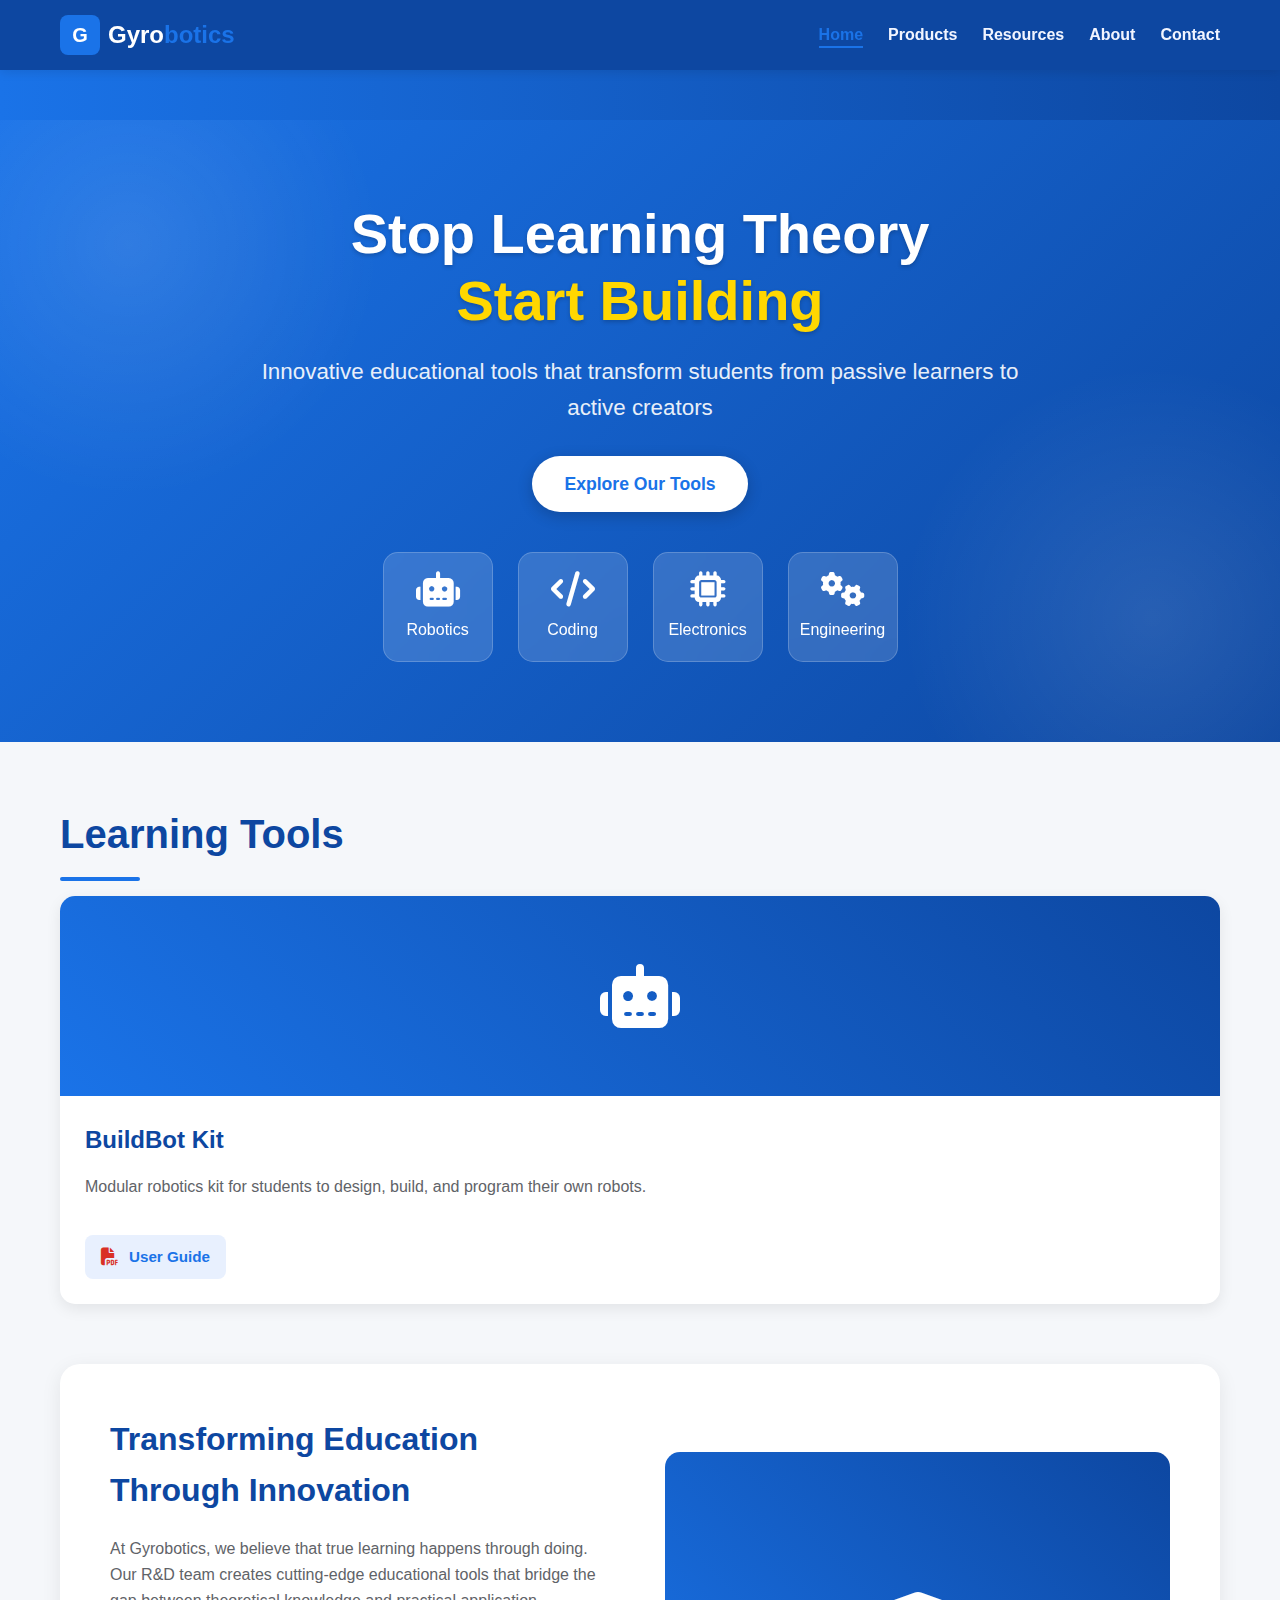
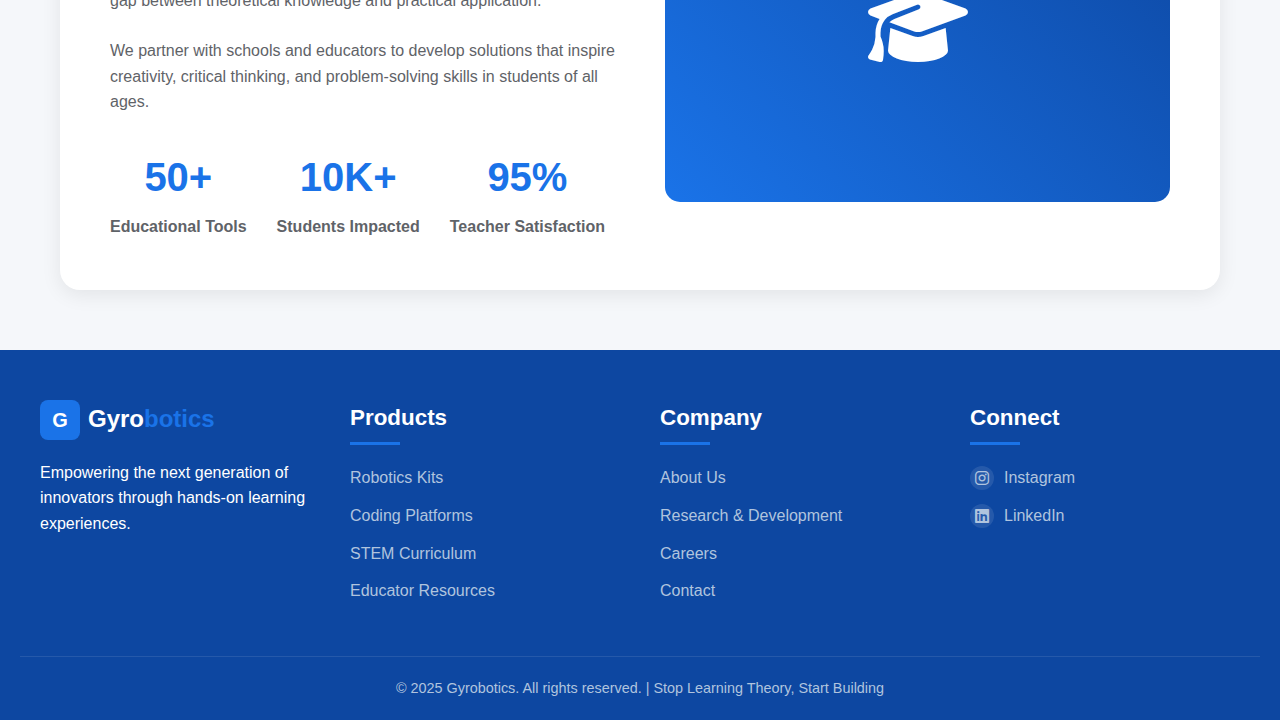
<file: index.html>
<!DOCTYPE html>
<html lang="en">
<head>
    <meta charset="UTF-8">
    <meta name="viewport" content="width=device-width, initial-scale=1.0">
    <title>Gyrobotics - Stop Learning Theory, Start Building</title>
    <link rel="stylesheet" href="css/style.css">
    <link rel="stylesheet" href="https://cdnjs.cloudflare.com/ajax/libs/font-awesome/6.4.0/css/all.min.css">
    <link rel="icon" href="image/svg+xml,<svg xmlns=%22http://www.w3.org/2000/svg%22 viewBox=%220 0 100 100%22><text y=%22.9em%22 font-size=%2290%22>🤖</text></svg>">
</head>
<body>
    <!-- Header -->
    <header>
        <div class="header-container">
            <div class="logo">
                <!-- Placeholder for logo -->
                <div class="logo-placeholder">
                    <span class="logo-initial">G</span>
                    <span class="logo-text">Gyro<span>botics</span></span>
                </div>
            </div>
            
            <div class="mobile-menu-toggle" id="mobileMenuToggle">
                <i class="fas fa-bars"></i>
            </div>
            
            <nav class="main-nav" id="mainNav">
                <ul>
                    <li><a href="#" class="active">Home</a></li>
                    <li><a href="#">Products</a></li>
                    <li><a href="#">Resources</a></li>
                    <li><a href="#">About</a></li>
                    <li><a href="#">Contact</a></li>
                </ul>
            </nav>
        </div>
    </header>

    <!-- Scrolling Announcement Banner -->
    <div class="scrolling-announcement">
        <div class="announcement-content" id="announcementContent">
            <!-- Loading indicator -->
            <div class="announcement-item">
                <span class="announcement-text">Loading announcements...</span>
            </div>
        </div>
    </div>

    <!-- Hero Section -->
    <section class="hero">
        <div class="hero-content">
            <h1 class="tagline">Stop Learning Theory<br><span>Start Building</span></h1>
            <p class="hero-subtitle">Innovative educational tools that transform students from passive learners to active creators</p>
            <a href="#" class="cta-button">Explore Our Tools</a>
            
            <div class="classroom-elements">
                <div class="element">
                    <i class="fas fa-robot"></i>
                    <span>Robotics</span>
                </div>
                <div class="element">
                    <i class="fas fa-code"></i>
                    <span>Coding</span>
                </div>
                <div class="element">
                    <i class="fas fa-microchip"></i>
                    <span>Electronics</span>
                </div>
                <div class="element">
                    <i class="fas fa-cogs"></i>
                    <span>Engineering</span>
                </div>
            </div>
        </div>
    </section>

    <!-- Main Content -->
    <div class="main-content">
        <div class="section-header">
            <h2 class="section-title">Learning Tools</h2>
        </div>
        
        <div class="tools-grid" id="toolsGrid">
            <!-- Loading indicator -->
            <div class="tool-card loading">
                <div class="tool-image">
                    <i class="fas fa-spinner fa-spin"></i>
                </div>
                <div class="tool-content">
                    <h3 class="tool-title">Loading tools...</h3>
                </div>
            </div>
        </div>
        
        <!-- About Section -->
        <div class="about">
            <div class="about-content">
                <div class="about-text">
                    <h2 class="about-title">Transforming Education Through Innovation</h2>
                    <p class="about-description">At Gyrobotics, we believe that true learning happens through doing. Our R&D team creates cutting-edge educational tools that bridge the gap between theoretical knowledge and practical application.</p>
                    <p class="about-description">We partner with schools and educators to develop solutions that inspire creativity, critical thinking, and problem-solving skills in students of all ages.</p>
                    
                    <div class="stats">
                        <div class="stat-item">
                            <div class="stat-number">50+</div>
                            <div class="stat-label">Educational Tools</div>
                        </div>
                        <div class="stat-item">
                            <div class="stat-number">10K+</div>
                            <div class="stat-label">Students Impacted</div>
                        </div>
                        <div class="stat-item">
                            <div class="stat-number">95%</div>
                            <div class="stat-label">Teacher Satisfaction</div>
                        </div>
                    </div>
                </div>
                <div class="about-image">
                    <i class="fas fa-graduation-cap"></i>
                </div>
            </div>
        </div>
    </div>

    <!-- Footer -->
    <footer>
        <div class="footer-content">
            <div class="footer-column">
                <div class="logo-footer">
                    <div class="logo-placeholder">
                        <span class="logo-initial">G</span>
                        <span class="logo-text">Gyro<span>botics</span></span>
                    </div>
                </div>
                <p>Empowering the next generation of innovators through hands-on learning experiences.</p>
            </div>
            
            <div class="footer-column">
                <h3>Products</h3>
                <ul class="footer-links">
                    <li><a href="#">Robotics Kits</a></li>
                    <li><a href="#">Coding Platforms</a></li>
                    <li><a href="#">STEM Curriculum</a></li>
                    <li><a href="#">Educator Resources</a></li>
                </ul>
            </div>
            
            <div class="footer-column">
                <h3>Company</h3>
                <ul class="footer-links">
                    <li><a href="#">About Us</a></li>
                    <li><a href="#">Research & Development</a></li>
                    <li><a href="#">Careers</a></li>
                    <li><a href="#">Contact</a></li>
                </ul>
            </div>
            
            <div class="footer-column">
                <h3>Connect</h3>
                <ul class="footer-links social-links">
                    <li><a href="https://www.instagram.com/gyrobotics"><i class="fab fa-instagram"></i> Instagram</a></li>
                    <li><a href="https://www.linkedin.com/Company/gyrobotics"><i class="fab fa-linkedin"></i> LinkedIn</a></li>
                </ul>
            </div>
        </div>
        
        <div class="copyright">
            &copy; 2025 Gyrobotics. All rights reserved. | Stop Learning Theory, Start Building
        </div>
    </footer>

    <!-- Downloads Modal -->
    <div class="downloads-modal" id="downloadsModal">
        <div class="modal-content">
            <div class="modal-header">
                <h3 id="modalToolName">Downloads</h3>
                <button class="close-modal">&times;</button>
            </div>
            <div class="modal-body" id="downloadsList">
                <!-- Downloads will be loaded here -->
            </div>
        </div>
    </div>

    <!-- Scripts -->
    <script src="js/main.js"></script>
</body>
</html>
</file>
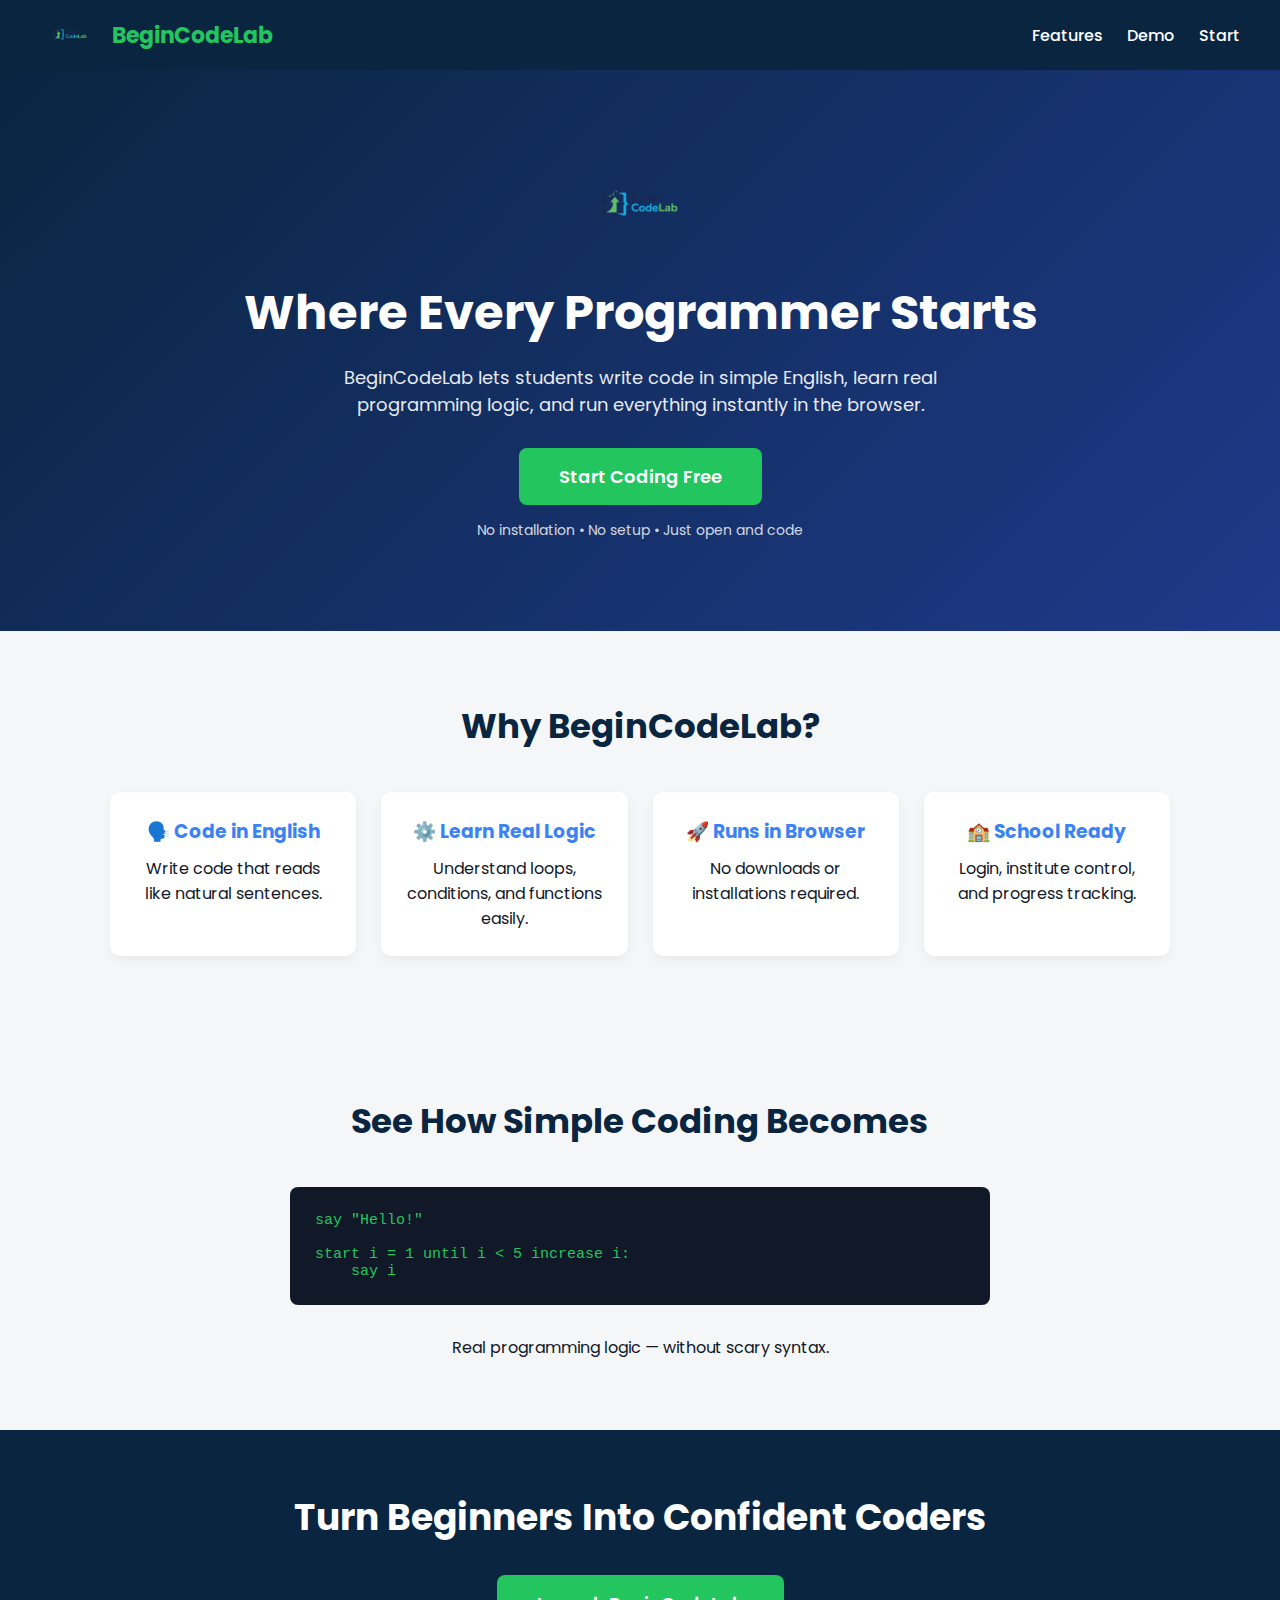
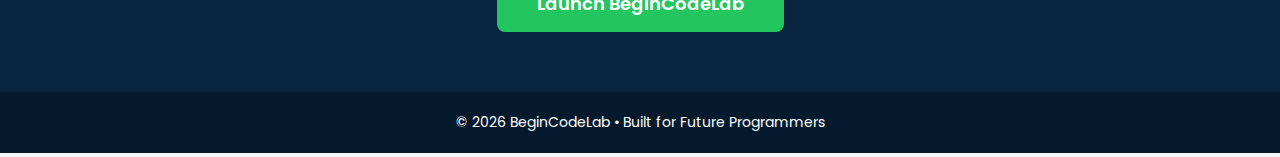
<file: tools/IDE/landing_page.html>
<!DOCTYPE html>
<html lang="en">
<head>
<meta charset="UTF-8"/>
<meta name="viewport" content="width=device-width, initial-scale=1.0"/>
<title>BeginCodeLab — Where Every Programmer Starts</title>

<link href="https://fonts.googleapis.com/css2?family=Poppins:wght@300;400;600;700&display=swap" rel="stylesheet">

<style>
:root {
  --navy:#0A2540;
  --blue:#3B82F6;
  --green:#22C55E;
  --light:#F4F6F8;
  --dark:#111827;
}

* {margin:0; padding:0; box-sizing:border-box;}

body {
  font-family: 'Poppins', sans-serif;
  background: var(--light);
  color: var(--dark);
}

/* Header */
header {
  background: var(--navy);
  color: white;
  padding: 15px 40px;
  display:flex;
  justify-content:space-between;
  align-items:center;
}

.logo-area {
  display:flex;
  align-items:center;
  gap:12px;
  font-size:22px;
  font-weight:700;
}

.logo-area img {
  height:40px;
  width:auto;
}

.logo-area span {
  color: var(--green);
}

nav a {
  color:white;
  text-decoration:none;
  margin-left:20px;
  font-weight:500;
}

/* Hero */
.hero {
  background: linear-gradient(135deg, #0A2540, #1E3A8A);
  color:white;
  padding:90px 20px;
  text-align:center;
}

.hero-logo {
  height:90px;
  margin-bottom:20px;
}

.hero h1 {
  font-size:48px;
  margin-bottom:15px;
}

.hero p {
  font-size:18px;
  max-width:650px;
  margin:auto;
  opacity:0.9;
}

.cta {
  margin-top:30px;
}

.cta a {
  background: var(--green);
  color:white;
  padding:15px 40px;
  border-radius:8px;
  text-decoration:none;
  font-weight:600;
  font-size:18px;
  display:inline-block;
}

.cta a:hover {
  background:#16A34A;
}

/* Sections */
.section {
  padding:70px 20px;
  max-width:1100px;
  margin:auto;
}

.section h2 {
  text-align:center;
  font-size:34px;
  color:var(--navy);
  margin-bottom:40px;
}

/* Features */
.features {
  display:grid;
  grid-template-columns:repeat(auto-fit,minmax(240px,1fr));
  gap:25px;
}

.feature-box {
  background:white;
  padding:25px;
  border-radius:10px;
  box-shadow:0 4px 10px rgba(0,0,0,0.05);
  text-align:center;
}

.feature-box h3 {
  margin-bottom:10px;
  color:var(--blue);
}

/* Code Demo */
.demo {
  background: var(--dark);
  color: var(--green);
  font-family: monospace;
  padding:25px;
  border-radius:8px;
  max-width:700px;
  margin:30px auto;
  font-size:15px;
}

/* CTA Section */
.cta-section {
  background: var(--navy);
  color:white;
  text-align:center;
  padding:60px 20px;
}

.cta-section h2 {
  font-size:36px;
  margin-bottom:15px;
}

/* Footer */
footer {
  background:#061a2e;
  color:white;
  text-align:center;
  padding:20px;
  font-size:14px;
}

@media(max-width:600px){
  .hero h1 {font-size:36px;}
}
</style>
</head>

<body>

<!-- HEADER -->
<header>
  <div class="logo-area">
      <img src="assets/logo.png" alt="BeginCodeLab Logo">
      <span>BeginCodeLab</span>
  </div>
  <nav>
      <a href="#features">Features</a>
      <a href="#demo">Demo</a>
      <a href="#start">Start</a>
  </nav>
</header>

<!-- HERO -->
<section class="hero">
  <img src="assets/logo.png" class="hero-logo" alt="BeginCodeLab Logo">

  <h1>Where Every Programmer Starts</h1>
  <p>
    BeginCodeLab lets students write code in simple English, 
    learn real programming logic, and run everything instantly in the browser.
  </p>

  <div class="cta">
    <a href="app.html">Start Coding Free</a>
  </div>

  <p style="margin-top:15px; font-size:14px; opacity:0.8;">
    No installation • No setup • Just open and code
  </p>
</section>

<!-- FEATURES -->
<section id="features" class="section">
  <h2>Why BeginCodeLab?</h2>
  <div class="features">
    <div class="feature-box">
      <h3>🗣️ Code in English</h3>
      <p>Write code that reads like natural sentences.</p>
    </div>
    <div class="feature-box">
      <h3>⚙️ Learn Real Logic</h3>
      <p>Understand loops, conditions, and functions easily.</p>
    </div>
    <div class="feature-box">
      <h3>🚀 Runs in Browser</h3>
      <p>No downloads or installations required.</p>
    </div>
    <div class="feature-box">
      <h3>🏫 School Ready</h3>
      <p>Login, institute control, and progress tracking.</p>
    </div>
  </div>
</section>

<!-- DEMO -->
<section id="demo" class="section">
  <h2>See How Simple Coding Becomes</h2>

  <div class="demo">
say "Hello!"<br><br>
start i = 1 until i &lt; 5 increase i:<br>
&nbsp;&nbsp;&nbsp;&nbsp;say i
  </div>

  <p style="text-align:center;">
    Real programming logic — without scary syntax.
  </p>
</section>

<!-- FINAL CTA -->
<section id="start" class="cta-section">
  <h2>Turn Beginners Into Confident Coders</h2>
  <div class="cta">
    <a href="app.html">Launch BeginCodeLab</a>
  </div>
</section>

<!-- FOOTER -->
<footer>
  © 2026 BeginCodeLab • Built for Future Programmers  
</footer>

</body>
</html>
</file>
<file: css/style.css>
/* Base Styles */
* {
    margin: 0;
    padding: 0;
    box-sizing: border-box;
}

:root {
    --primary-blue: #1a73e8;
    --light-blue: #e8f0fe;
    --dark-blue: #0d47a1;
    --white: #ffffff;
    --light-gray: #f5f7fa;
    --text-dark: #f2f5ff;
    --text-light: #5f6368;
    --accent-yellow: #ffd700;
    --transition: all 0.3s ease;
    --success-green: #34a853;
}

body {
    background-color: var(--light-gray);
    color: var(--text-dark);
    line-height: 1.6;
    font-family: 'Segoe UI', Tahoma, Geneva, Verdana, sans-serif;
}

/* Header */
header {
    background-color: var(--white);
    box-shadow: 0 2px 10px rgba(0,0,0,0.1);
    position: sticky;
    top: 0;
    z-index: 999;
}

.header-container {
    max-width: 1200px;
    margin: 0 auto;
    padding: 15px 20px;
    display: flex;
    justify-content: space-between;
    align-items: center;
}

.logo {
    display: flex;
    align-items: center;
    gap: 12px;
}

.logo-placeholder {
    display: flex;
    align-items: center;
    gap: 8px;
}

.logo-initial {
    background-color: var(--primary-blue);
    color: var(--white);
    width: 40px;
    height: 40px;
    border-radius: 8px;
    display: flex;
    justify-content: center;
    align-items: center;
    font-size: 20px;
    font-weight: bold;
}

.logo-text {
    font-size: 24px;
    font-weight: 700;
    color: var(--dark-blue);
}

.logo-text span {
    color: var(--primary-blue);
}

.mobile-menu-toggle {
    display: none;
    font-size: 1.8rem;
    color: var(--dark-blue);
    cursor: pointer;
}

.main-nav ul {
    display: flex;
    list-style: none;
    gap: 25px;
}

.main-nav a {
    text-decoration: none;
    color: var(--text-dark);
    font-weight: 600;
    transition: var(--transition);
    position: relative;
    padding: 5px 0;
}

.main-nav a:hover,
.main-nav a.active {
    color: var(--primary-blue);
}

header {
    background-color: var(--dark-blue);
}

.main-nav a::after {
    content: '';
    position: absolute;
    bottom: 0;
    left: 0;
    width: 0;
    height: 2px;
    background-color: var(--primary-blue);
    transition: var(--transition);
}

.main-nav a:hover::after,
.main-nav a.active::after {
    width: 100%;
}

/* Scrolling Announcement Banner */
.scrolling-announcement {
    background: linear-gradient(90deg, var(--primary-blue), var(--dark-blue));
    color: var(--white);
    padding: 12px 0;
    overflow: hidden;
    position: relative;
    z-index: 998;
}

.announcement-content {
    display: inline-block;
    white-space: nowrap;
    animation: scroll-left 30s linear infinite;
    padding-left: 100%;
    position: relative;
}

@keyframes scroll-left {
    0% { transform: translateX(0); }
    100% { transform: translateX(-100%); }
}

.announcement-item {
    display: inline-block;
    padding: 0 25px;
    border-right: 1px solid rgba(255,255,255,0.3);
}

.announcement-item:last-child {
    border-right: none;
}

.announcement-text {
    display: inline;
    margin-right: 10px;
}

.announcement-link {
    color: var(--accent-yellow);
    text-decoration: none;
    font-weight: bold;
    white-space: nowrap;
}

.announcement-link:hover {
    text-decoration: underline;
}

/* Hero Section */
.hero {
    background: linear-gradient(135deg, var(--primary-blue) 0%, var(--dark-blue) 100%);
    color: var(--white);
    padding: 80px 20px;
    text-align: center;
    position: relative;
    overflow: hidden;
}

.hero::before {
    content: "";
    position: absolute;
    top: 0;
    left: 0;
    width: 100%;
    height: 100%;
    background-image: 
        radial-gradient(circle at 10% 20%, rgba(255,255,255,0.1) 0%, transparent 20%),
        radial-gradient(circle at 90% 80%, rgba(255,255,255,0.1) 0%, transparent 20%);
    z-index: 0;
}

.hero-content {
    max-width: 800px;
    margin: 0 auto;
    position: relative;
    z-index: 1;
}

.tagline {
    font-size: 3.5rem;
    font-weight: 800;
    margin-bottom: 20px;
    text-shadow: 0 2px 4px rgba(0,0,0,0.2);
    line-height: 1.2;
}

.tagline span {
    color: var(--accent-yellow);
    display: block;
}

.hero-subtitle {
    font-size: 1.4rem;
    margin-bottom: 30px;
    opacity: 0.9;
}

.cta-button {
    display: inline-block;
    background-color: var(--white);
    color: var(--primary-blue);
    padding: 14px 32px;
    border-radius: 50px;
    text-decoration: none;
    font-weight: 700;
    font-size: 1.1rem;
    transition: var(--transition);
    box-shadow: 0 4px 15px rgba(0,0,0,0.2);
}

.cta-button:hover {
    transform: translateY(-3px);
    box-shadow: 0 6px 20px rgba(0,0,0,0.25);
    background-color: #f0f7ff;
}

.classroom-elements {
    display: flex;
    justify-content: center;
    gap: 25px;
    margin-top: 40px;
    flex-wrap: wrap;
}

.element {
    background: rgba(255, 255, 255, 0.15);
    backdrop-filter: blur(10px);
    border-radius: 15px;
    padding: 20px;
    width: 110px;
    height: 110px;
    display: flex;
    flex-direction: column;
    justify-content: center;
    align-items: center;
    border: 1px solid rgba(255, 255, 255, 0.2);
    transition: var(--transition);
}

.element:hover {
    transform: translateY(-5px);
    background: rgba(255, 255, 255, 0.25);
}

.element i {
    font-size: 2.2rem;
    margin-bottom: 10px;
}

/* Main Content */
.main-content {
    max-width: 1200px;
    margin: 60px auto;
    padding: 0 20px;
}

.section-header {
    display: flex;
    justify-content: space-between;
    align-items: center;
    margin-bottom: 30px;
}

.section-title {
    font-size: 2.5rem;
    color: var(--dark-blue);
    position: relative;
}

.section-title::after {
    content: '';
    position: absolute;
    bottom: -15px;
    left: 0;
    width: 80px;
    height: 4px;
    background: var(--primary-blue);
    border-radius: 2px;
}

/* Tools Section */
.tools-grid {
    display: grid;
    grid-template-columns: repeat(auto-fit, minmax(300px, 1fr));
    gap: 30px;
    margin-bottom: 60px;
}

.tool-card {
    background: var(--white);
    border-radius: 15px;
    overflow: hidden;
    box-shadow: 0 5px 15px rgba(0,0,0,0.08);
    transition: var(--transition);
    cursor: pointer;
    height: 100%;
    display: flex;
    flex-direction: column;
}

.tool-card.loading {
    cursor: default;
}

.tool-card.loading .tool-image {
    background: var(--light-gray);
}

.tool-card:hover:not(.loading) {
    transform: translateY(-10px);
    box-shadow: 0 15px 30px rgba(0,0,0,0.15);
}

.tool-image {
    height: 200px;
    background: linear-gradient(45deg, var(--primary-blue), var(--dark-blue));
    display: flex;
    justify-content: center;
    align-items: center;
    color: var(--white);
    font-size: 4rem;
}

.tool-content {
    padding: 25px;
    flex-grow: 1;
    display: flex;
    flex-direction: column;
}

.tool-title {
    font-size: 1.5rem;
    margin-bottom: 15px;
    color: var(--dark-blue);
}

.tool-description {
    color: var(--text-light);
    margin-bottom: 20px;
    flex-grow: 1;
}

/* Download Section */
.download-section {
    margin-top: 15px;
    display: flex;
    flex-direction: column;
    gap: 8px;
}

.download-primary {
    display: inline-flex;
    align-items: center;
    gap: 10px;
    background: var(--light-blue);
    color: var(--primary-blue);
    padding: 10px 16px;
    border-radius: 8px;
    text-decoration: none;
    font-weight: 600;
    transition: var(--transition);
    width: fit-content;
    font-size: 0.95rem;
}

.download-primary:hover {
    background: #d0e4ff;
    transform: translateY(-2px);
}

.download-primary i {
    font-size: 1.1rem;
}

.download-more-btn {
    background: none;
    border: 1px solid var(--light-blue);
    color: var(--primary-blue);
    padding: 6px 12px;
    border-radius: 6px;
    cursor: pointer;
    font-size: 0.85rem;
    transition: var(--transition);
    align-self: flex-start;
    display: flex;
    align-items: center;
    gap: 5px;
}

.download-more-btn:hover {
    background: var(--light-blue);
}

/* Downloads Modal */
.downloads-modal {
    display: none;
    position: fixed;
    top: 0;
    left: 0;
    width: 100%;
    height: 100%;
    background: rgba(0, 0, 0, 0.7);
    z-index: 2000;
    justify-content: center;
    align-items: center;
}

.downloads-modal.show {
    display: flex;
}

.modal-content {
    background: var(--white);
    border-radius: 15px;
    width: 90%;
    max-width: 500px;
    max-height: 90vh;
    overflow-y: auto;
}

.modal-header {
    display: flex;
    justify-content: space-between;
    align-items: center;
    padding: 20px;
    border-bottom: 1px solid #eee;
}

.modal-header h3 {
    color: var(--dark-blue);
    font-size: 1.4rem;
}

header .logo-text {
    color: #ffffff;      /* botics */
}

.close-modal {
    background: none;
    border: none;
    font-size: 1.8rem;
    cursor: pointer;
    color: var(--text-light);
    width: 36px;
    height: 36px;
    border-radius: 50%;
    display: flex;
    align-items: center;
    justify-content: center;
}

.close-modal:hover {
    background: #f5f5f5;
}

.modal-body {
    padding: 20px;
}

.download-item {
    margin-bottom: 15px;
}

.download-link {
    display: flex;
    align-items: center;
    gap: 15px;
    padding: 12px;
    border-radius: 10px;
    text-decoration: none;
    color: var(--text-dark);
    transition: var(--transition);
    background: #f8f9fa;
}

.download-link:hover {
    background: var(--light-blue);
    transform: translateX(5px);
}

.download-icon {
    width: 40px;
    height: 40px;
    border-radius: 8px;
    display: flex;
    align-items: center;
    justify-content: center;
    background: rgba(26, 115, 232, 0.1);
    color: var(--primary-blue);
    font-size: 1.2rem;
}

.download-info {
    flex: 1;
}

.download-name {
    font-weight: 600;
    margin-bottom: 3px;
}

.download-meta {
    font-size: 0.85rem;
    color: var(--text-light);
}

.download-action {
    color: var(--primary-blue);
    font-size: 1.1rem;
}

/* File type specific colors */
.fa-file-pdf {
    color: #d93025 !important;
}

.fa-file-archive {
    color: #4285f4 !important;
}

.fa-file-word {
    color: #187bcd !important;
}

.fa-file-excel {
    color: #0f9d58 !important;
}

.fa-file-powerpoint {
    color: #d24726 !important;
}

.fa-file-image {
    color: #4285f4 !important;
}

.fa-file-video {
    color: #8e24aa !important;
}

/* About Section */
.about {
    background: var(--white);
    border-radius: 20px;
    padding: 50px;
    margin-top: 40px;
    box-shadow: 0 5px 20px rgba(0,0,0,0.08);
}

.about-content {
    display: flex;
    gap: 50px;
    align-items: center;
}

.about-text {
    flex: 1;
}

.about-title {
    font-size: 2rem;
    margin-bottom: 20px;
    color: var(--dark-blue);
}

.about-description {
    margin-bottom: 25px;
    color: var(--text-light);
}

.stats {
    display: flex;
    gap: 30px;
    margin-top: 30px;
    flex-wrap: wrap;
}

.stat-item {
    text-align: center;
    min-width: 100px;
}

.stat-number {
    font-size: 2.5rem;
    font-weight: 700;
    color: var(--primary-blue);
    margin-bottom: 5px;
}

.stat-label {
    color: var(--text-light);
    font-weight: 600;
}

.about-image {
    flex: 1;
    background: linear-gradient(45deg, var(--primary-blue), var(--dark-blue));
    border-radius: 15px;
    height: 350px;
    display: flex;
    justify-content: center;
    align-items: center;
    color: white;
    font-size: 5rem;
}

/* Footer */
footer {
    background: var(--dark-blue);
    color: var(--white);
    padding: 50px 20px 20px;
}

.footer-content {
    max-width: 1200px;
    margin: 0 auto;
    display: grid;
    grid-template-columns: repeat(auto-fit, minmax(250px, 1fr));
    gap: 40px;
    margin-bottom: 40px;
}

.footer-column h3 {
    font-size: 1.4rem;
    margin-bottom: 20px;
    position: relative;
    padding-bottom: 10px;
}

.footer-column h3::after {
    content: '';
    position: absolute;
    bottom: 0;
    left: 0;
    width: 50px;
    height: 3px;
    background: var(--primary-blue);
}

.footer-links {
    list-style: none;
}

.footer-links li {
    margin-bottom: 12px;
}

.footer-links a {
    color: #b0c4de;
    text-decoration: none;
    transition: var(--transition);
    display: flex;
    align-items: center;
    gap: 10px;
}

.footer-links a:hover {
    color: var(--white);
}

.social-links a i {
    width: 24px;
    height: 24px;
    display: flex;
    align-items: center;
    justify-content: center;
    background: rgba(255, 255, 255, 0.1);
    border-radius: 50%;
}

.logo-footer .logo-placeholder {
    margin-bottom: 20px;
    
}
footer .logo-text {
    color: #ffffff;   /* makes 'botics' white */
}

.copyright {
    text-align: center;
    padding-top: 20px;
    border-top: 1px solid rgba(255,255,255,0.1);
    color: #b0c4de;
    font-size: 0.9rem;
}

/* Responsive Design */
@media (max-width: 992px) {
    .tagline {
        font-size: 2.8rem;
    }
    
    .hero-subtitle {
        font-size: 1.2rem;
    }
    
    .about-content {
        flex-direction: column;
    }
    
    .about-image {
        width: 100%;
        height: 250px;
    }
    
    .stats {
        justify-content: center;
    }
}

@media (max-width: 768px) {
    .mobile-menu-toggle {
        display: block;
    }
    
    .main-nav {
        position: fixed;
        top: 70px;
        left: 0;
        width: 100%;
        background: var(--white);
        box-shadow: 0 5px 10px rgba(0,0,0,0.1);
        clip-path: polygon(0 0, 100% 0, 100% 0, 0 0);
        transition: clip-path 0.4s ease-in-out;
    }
    
    .main-nav.active {
        clip-path: polygon(0 0, 100% 0, 100% 100%, 0 100%);
    }
    
    .main-nav ul {
        flex-direction: column;
        padding: 20px;
        gap: 15px;
    }
    
    .main-nav a {
        padding: 12px 0;
        text-align: center;
    }
    
    .announcement-content {
        animation-duration: 20s;
    }
}

@media (max-width: 576px) {
    .tagline {
        font-size: 2.2rem;
    }
    
    .hero {
        padding: 60px 15px;
    }
    
    .section-title {
        font-size: 2rem;
    }
    
    .about {
        padding: 30px 15px;
    }
    
    .classroom-elements {
        gap: 15px;
    }
    
    .element {
        width: 90px;
        height: 90px;
    }
    
    .element i {
        font-size: 1.8rem;
    }
    
    .stats {
        gap: 20px;
    }
    
    .stat-item {
        min-width: 80px;
    }
    
    .stat-number {
        font-size: 2rem;
    }
    
    .announcement-content {
        animation-duration: 15s;
    }
    
    .download-section {
        gap: 5px;
    }
    
    .download-primary {
        padding: 8px 12px;
        font-size: 0.85rem;
    }
    
    .download-more-btn {
        padding: 4px 8px;
        font-size: 0.8rem;
    }
}
</file>
